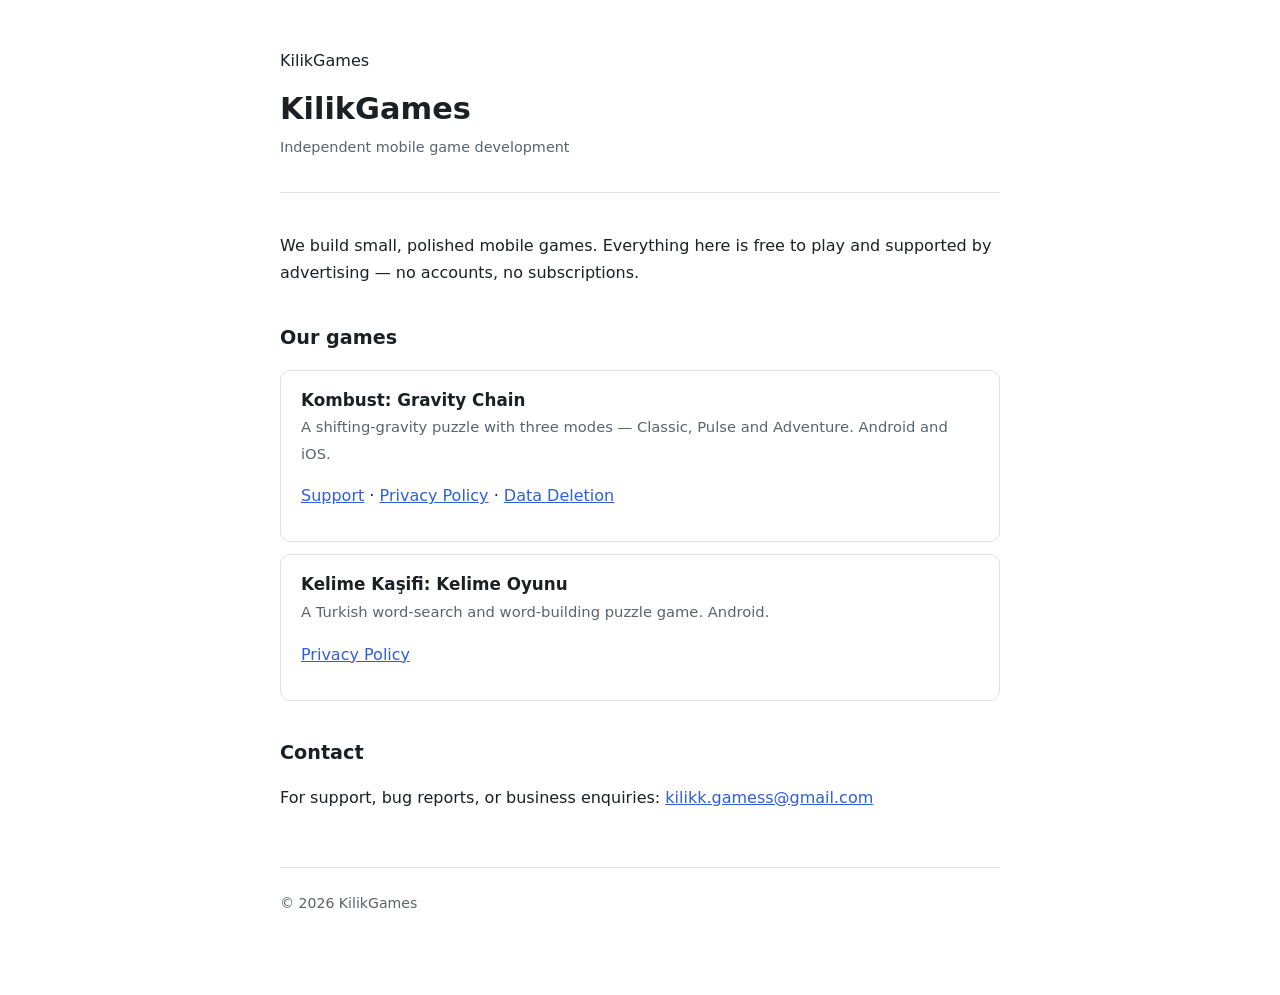
<file: index.html>
<!DOCTYPE html>
<html lang="en">
<head>
<meta charset="UTF-8">
<meta name="viewport" content="width=device-width, initial-scale=1.0">
<title>KilikGames</title>
<link rel="stylesheet" href="style.css">
</head>
<body>
<div class="wrap">

<header>
  <span class="brand">KilikGames</span>
  <h1>KilikGames</h1>
  <p class="updated">Independent mobile game development</p>
</header>

<p>We build small, polished mobile games. Everything here is free to play and
supported by advertising — no accounts, no subscriptions.</p>

<h2>Our games</h2>

<ul class="apps">
  <li>
    <strong>Kombust: Gravity Chain</strong>
    <span>A shifting-gravity puzzle with three modes — Classic, Pulse and Adventure. Android and iOS.</span>
    <p>
      <a href="blocko/support.html">Support</a> ·
      <a href="blocko/privacy.html">Privacy Policy</a> ·
      <a href="blocko/data-deletion.html">Data Deletion</a>
    </p>
  </li>
  <li>
    <strong>Kelime Kaşifi: Kelime Oyunu</strong>
    <span>A Turkish word-search and word-building puzzle game. Android.</span>
    <p>
      <a href="https://sites.google.com/view/kelimekasifi">Privacy Policy</a>
    </p>
  </li>
</ul>

<h2>Contact</h2>

<p>For support, bug reports, or business enquiries:
<a href="mailto:kilikk.gamess@gmail.com">kilikk.gamess@gmail.com</a></p>

<footer>
  &copy; 2026 KilikGames
</footer>

</div>
</body>
</html>
</file>
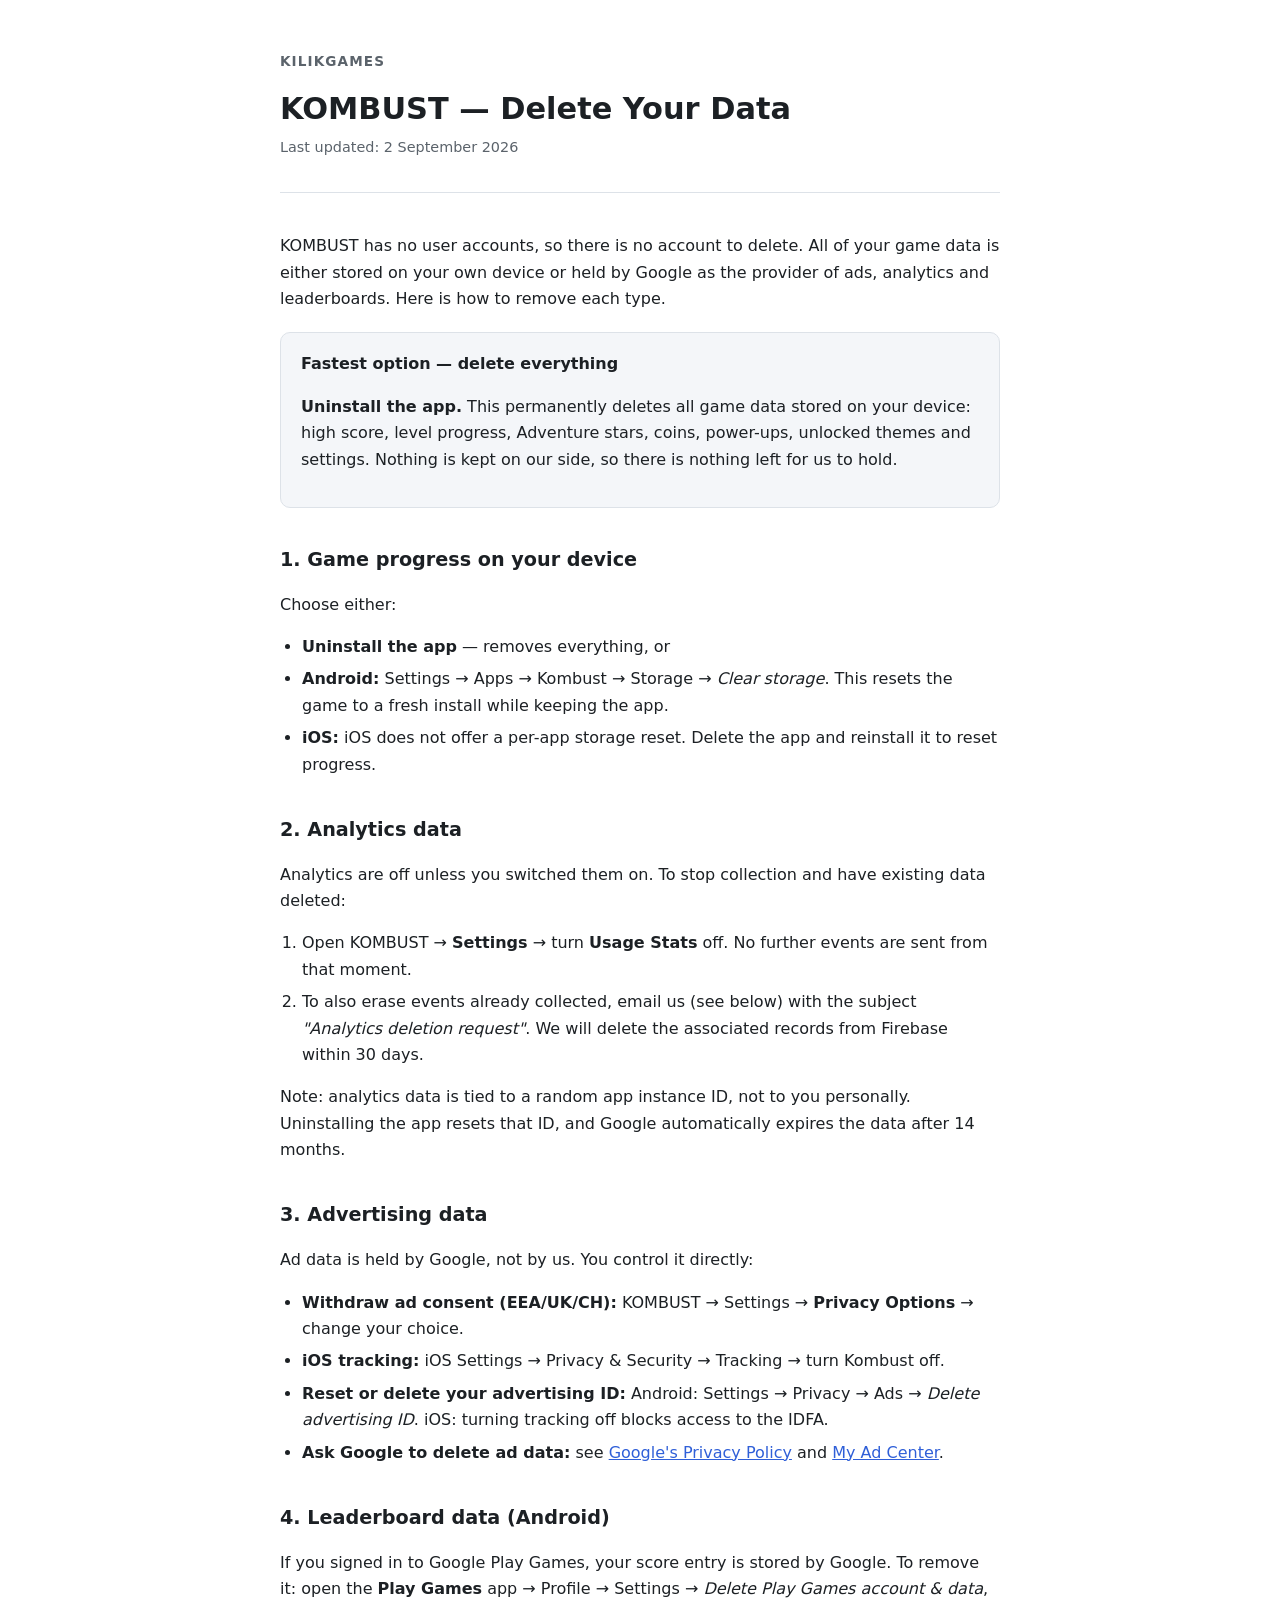
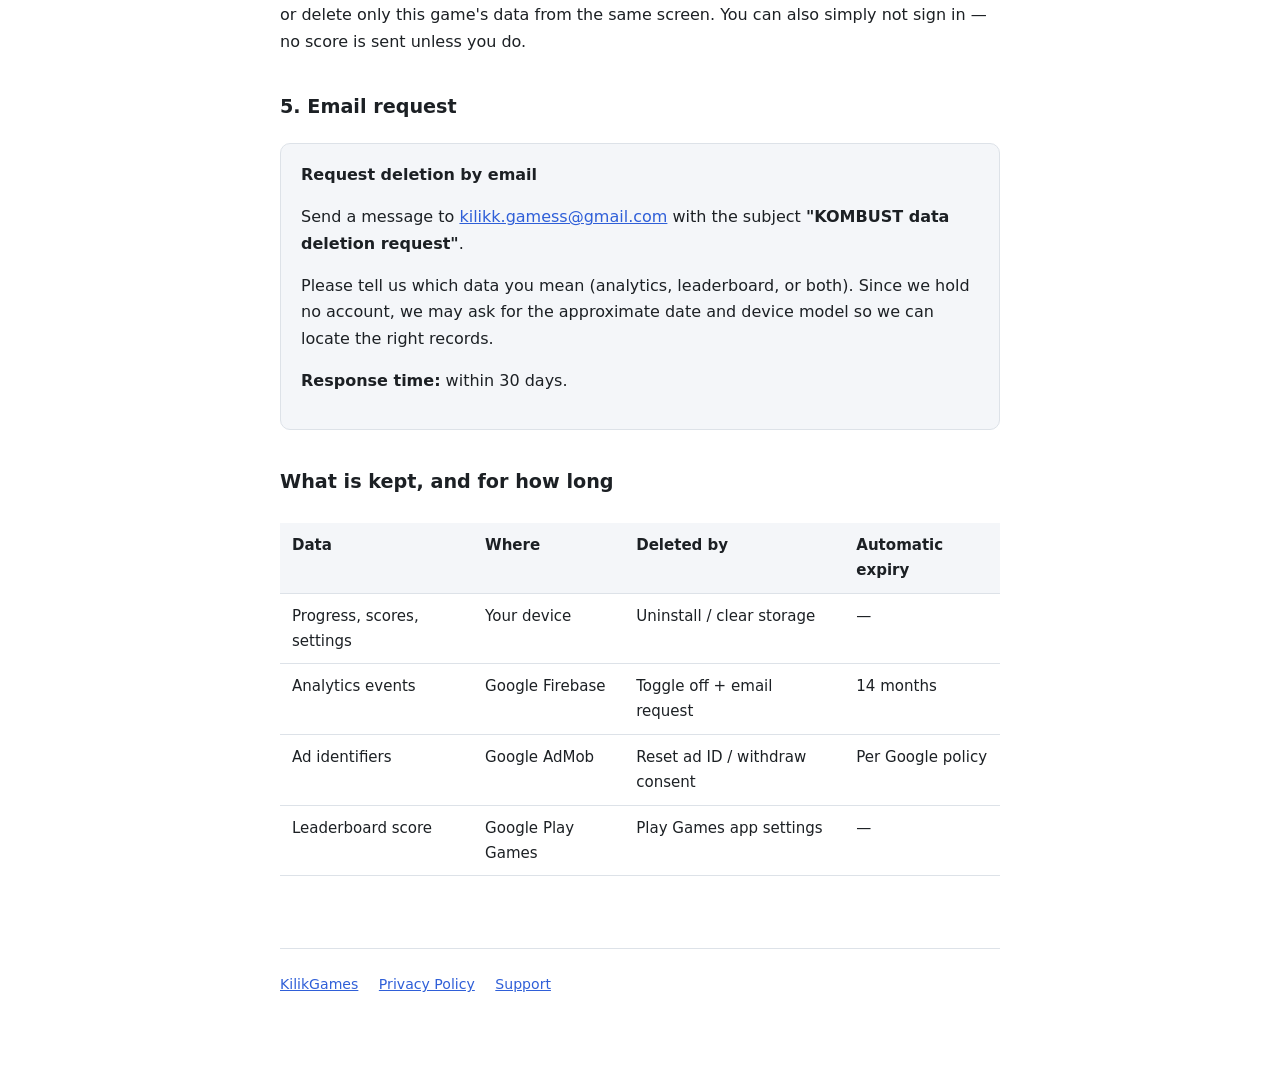
<file: blocko/data-deletion.html>
<!DOCTYPE html>
<html lang="en">
<head>
<meta charset="UTF-8">
<meta name="viewport" content="width=device-width, initial-scale=1.0">
<title>KOMBUST — Data Deletion | KilikGames</title>
<link rel="stylesheet" href="../style.css">
</head>
<body>
<div class="wrap">

<header>
  <a class="brand" href="../index.html">KilikGames</a>
  <h1>KOMBUST — Delete Your Data</h1>
  <p class="updated">Last updated: 2 September 2026</p>
</header>

<p>KOMBUST has no user accounts, so there is no account to delete. All of your
game data is either stored on your own device or held by Google as the provider
of ads, analytics and leaderboards. Here is how to remove each type.</p>

<div class="card">
  <h3>Fastest option — delete everything</h3>
  <p><strong>Uninstall the app.</strong> This permanently deletes all game data
  stored on your device: high score, level progress, Adventure stars, coins,
  power-ups, unlocked themes and settings. Nothing is kept on our side, so there
  is nothing left for us to hold.</p>
</div>

<h2>1. Game progress on your device</h2>
<p>Choose either:</p>
<ul>
  <li><strong>Uninstall the app</strong> — removes everything, or</li>
  <li><strong>Android:</strong> Settings → Apps → Kombust → Storage → <em>Clear storage</em>.
      This resets the game to a fresh install while keeping the app.</li>
  <li><strong>iOS:</strong> iOS does not offer a per-app storage reset. Delete the
      app and reinstall it to reset progress.</li>
</ul>

<h2>2. Analytics data</h2>
<p>Analytics are off unless you switched them on. To stop collection and have
existing data deleted:</p>
<ol>
  <li>Open KOMBUST → <strong>Settings</strong> → turn <strong>Usage Stats</strong> off.
      No further events are sent from that moment.</li>
  <li>To also erase events already collected, email us (see below) with the
      subject <em>"Analytics deletion request"</em>. We will delete the associated
      records from Firebase within 30 days.</li>
</ol>
<p>Note: analytics data is tied to a random app instance ID, not to you personally.
Uninstalling the app resets that ID, and Google automatically expires the data
after 14 months.</p>

<h2>3. Advertising data</h2>
<p>Ad data is held by Google, not by us. You control it directly:</p>
<ul>
  <li><strong>Withdraw ad consent (EEA/UK/CH):</strong> KOMBUST → Settings →
      <strong>Privacy Options</strong> → change your choice.</li>
  <li><strong>iOS tracking:</strong> iOS Settings → Privacy &amp; Security →
      Tracking → turn Kombust off.</li>
  <li><strong>Reset or delete your advertising ID:</strong>
      Android: Settings → Privacy → Ads → <em>Delete advertising ID</em>.
      iOS: turning tracking off blocks access to the IDFA.</li>
  <li><strong>Ask Google to delete ad data:</strong> see
      <a href="https://policies.google.com/privacy">Google's Privacy Policy</a> and
      <a href="https://myadcenter.google.com/">My Ad Center</a>.</li>
</ul>

<h2>4. Leaderboard data (Android)</h2>
<p>If you signed in to Google Play Games, your score entry is stored by Google.
To remove it: open the <strong>Play Games</strong> app → Profile → Settings →
<em>Delete Play Games account &amp; data</em>, or delete only this game's data from
the same screen. You can also simply not sign in — no score is sent unless you do.</p>

<h2>5. Email request</h2>

<div class="card">
  <h3>Request deletion by email</h3>
  <p>Send a message to
  <a href="mailto:kilikk.gamess@gmail.com?subject=KOMBUST%20data%20deletion%20request">kilikk.gamess@gmail.com</a>
  with the subject <strong>"KOMBUST data deletion request"</strong>.</p>
  <p>Please tell us which data you mean (analytics, leaderboard, or both). Since
  we hold no account, we may ask for the approximate date and device model so we
  can locate the right records.</p>
  <p><strong>Response time:</strong> within 30 days.</p>
</div>

<h2>What is kept, and for how long</h2>

<div class="table-scroll">
<table>
  <tr><th>Data</th><th>Where</th><th>Deleted by</th><th>Automatic expiry</th></tr>
  <tr><td>Progress, scores, settings</td><td>Your device</td><td>Uninstall / clear storage</td><td>—</td></tr>
  <tr><td>Analytics events</td><td>Google Firebase</td><td>Toggle off + email request</td><td>14 months</td></tr>
  <tr><td>Ad identifiers</td><td>Google AdMob</td><td>Reset ad ID / withdraw consent</td><td>Per Google policy</td></tr>
  <tr><td>Leaderboard score</td><td>Google Play Games</td><td>Play Games app settings</td><td>—</td></tr>
</table>
</div>

<footer>
  <a href="../index.html">KilikGames</a>
  <a href="privacy.html">Privacy Policy</a>
  <a href="support.html">Support</a>
</footer>

</div>
</body>
</html>
</file>
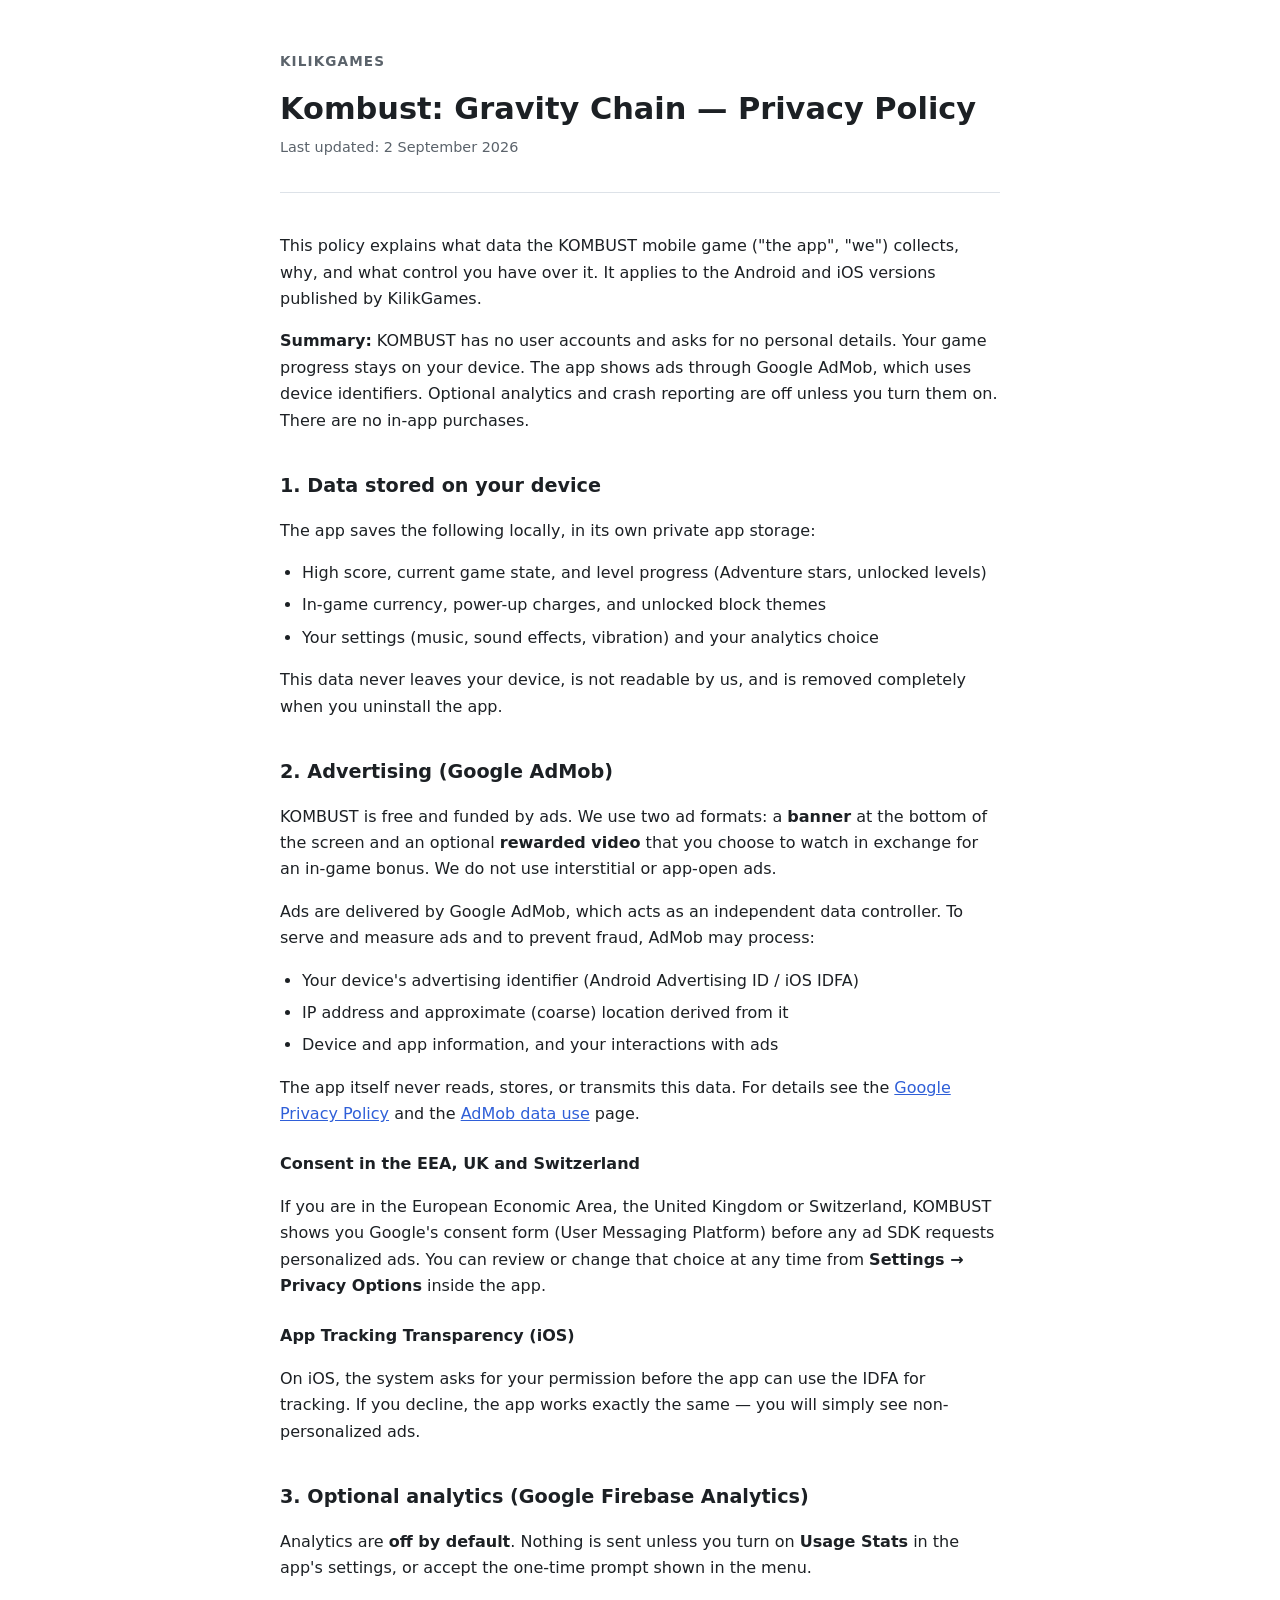
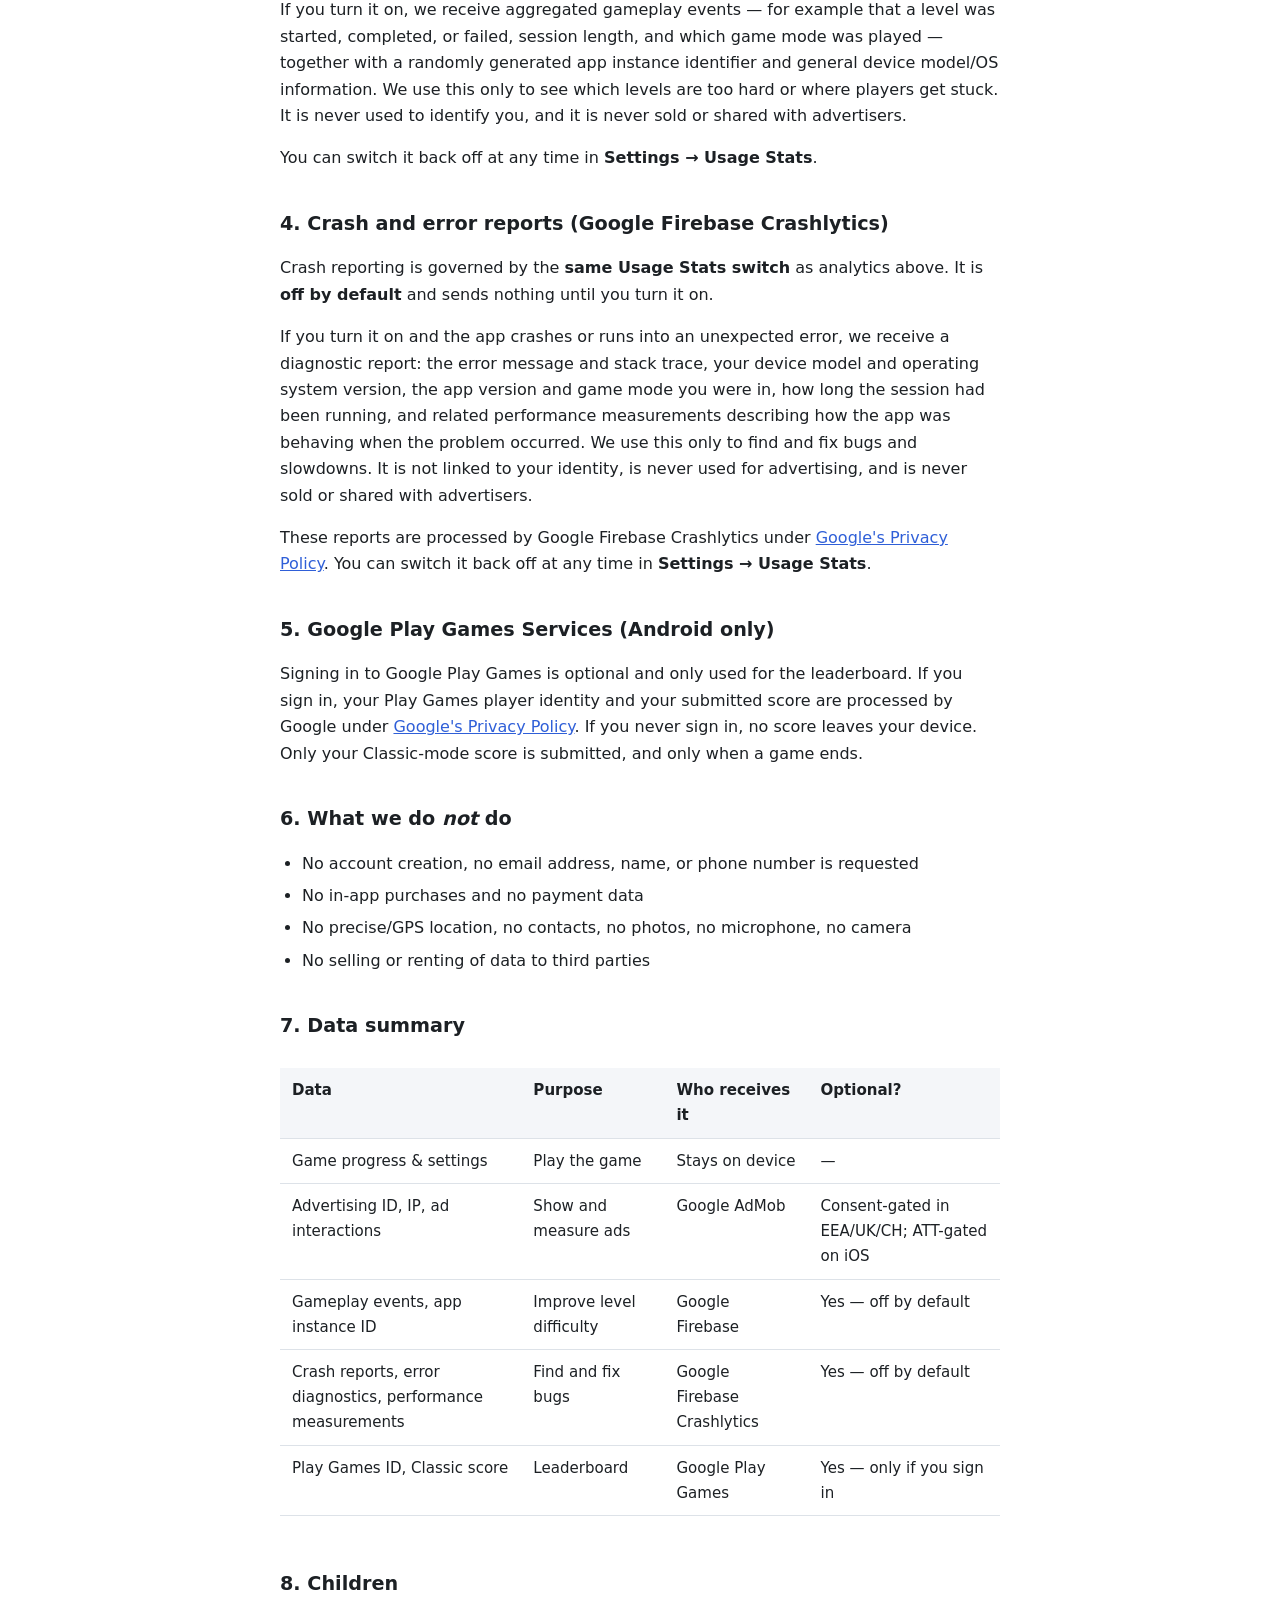
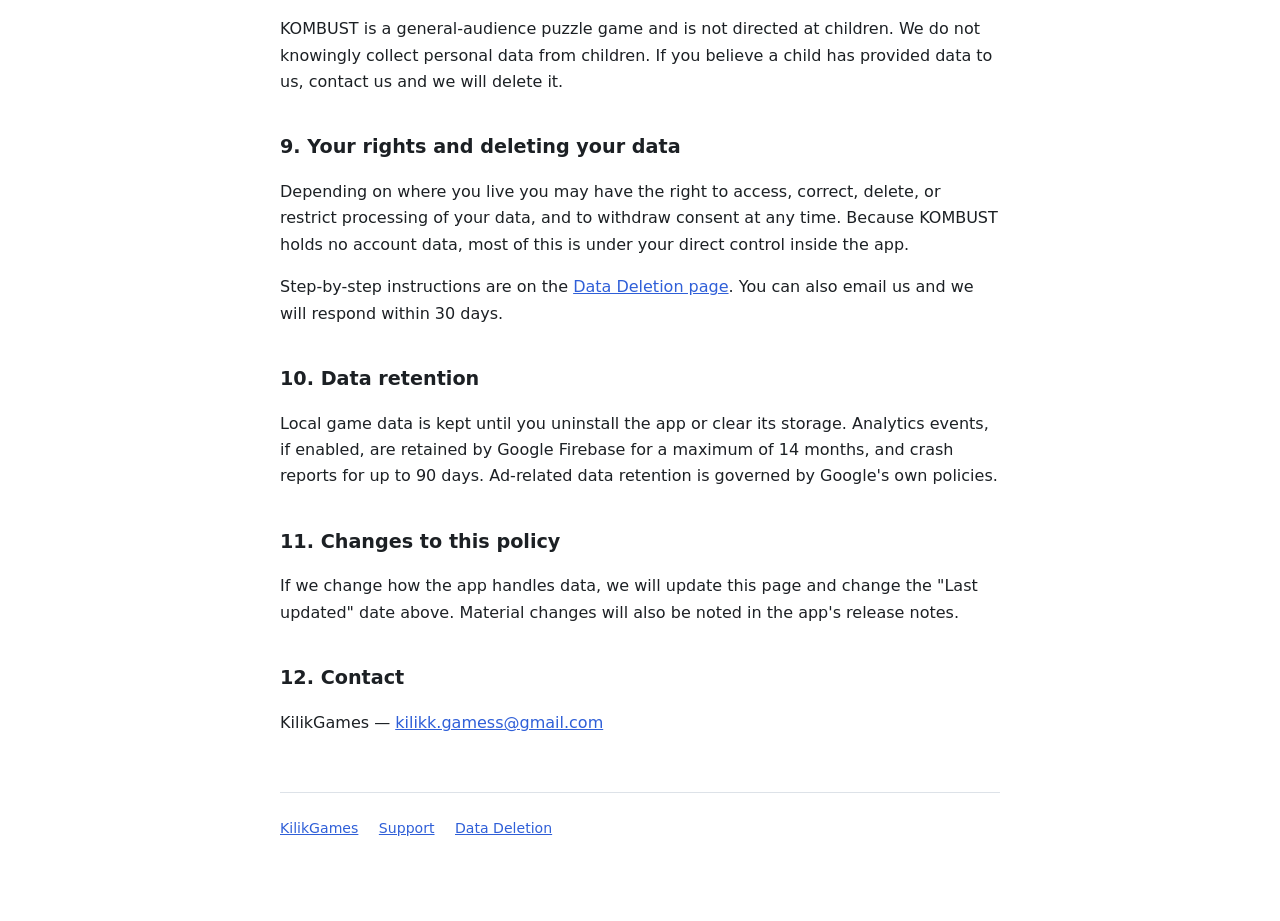
<file: blocko/privacy.html>
<!DOCTYPE html>
<html lang="en">
<head>
<meta charset="UTF-8">
<meta name="viewport" content="width=device-width, initial-scale=1.0">
<title>KOMBUST — Privacy Policy | KilikGames</title>
<link rel="stylesheet" href="../style.css">
</head>
<body>
<div class="wrap">

<header>
  <a class="brand" href="../index.html">KilikGames</a>
  <h1>Kombust: Gravity Chain — Privacy Policy</h1>
  <p class="updated">Last updated: 2 September 2026</p>
</header>

<p>This policy explains what data the KOMBUST mobile game ("the app", "we")
collects, why, and what control you have over it. It applies to the Android
and iOS versions published by KilikGames.</p>

<p><strong>Summary:</strong> KOMBUST has no user accounts and asks for no
personal details. Your game progress stays on your device. The app shows ads
through Google AdMob, which uses device identifiers. Optional analytics and
crash reporting are off unless you turn them on. There are no in-app
purchases.</p>

<h2>1. Data stored on your device</h2>

<p>The app saves the following locally, in its own private app storage:</p>
<ul>
  <li>High score, current game state, and level progress (Adventure stars, unlocked levels)</li>
  <li>In-game currency, power-up charges, and unlocked block themes</li>
  <li>Your settings (music, sound effects, vibration) and your analytics choice</li>
</ul>

<p>This data never leaves your device, is not readable by us, and is removed
completely when you uninstall the app.</p>

<h2>2. Advertising (Google AdMob)</h2>

<p>KOMBUST is free and funded by ads. We use two ad formats: a <strong>banner</strong>
at the bottom of the screen and an optional <strong>rewarded video</strong> that
you choose to watch in exchange for an in-game bonus. We do not use
interstitial or app-open ads.</p>

<p>Ads are delivered by Google AdMob, which acts as an independent data
controller. To serve and measure ads and to prevent fraud, AdMob may process:</p>
<ul>
  <li>Your device's advertising identifier (Android Advertising ID / iOS IDFA)</li>
  <li>IP address and approximate (coarse) location derived from it</li>
  <li>Device and app information, and your interactions with ads</li>
</ul>

<p>The app itself never reads, stores, or transmits this data. For details see the
<a href="https://policies.google.com/privacy">Google Privacy Policy</a> and the
<a href="https://support.google.com/admob/answer/6128543">AdMob data use</a> page.</p>

<h3>Consent in the EEA, UK and Switzerland</h3>
<p>If you are in the European Economic Area, the United Kingdom or Switzerland,
KOMBUST shows you Google's consent form (User Messaging Platform) before any
ad SDK requests personalized ads. You can review or change that choice at any
time from <strong>Settings → Privacy Options</strong> inside the app.</p>

<h3>App Tracking Transparency (iOS)</h3>
<p>On iOS, the system asks for your permission before the app can use the IDFA
for tracking. If you decline, the app works exactly the same — you will simply
see non-personalized ads.</p>

<h2>3. Optional analytics (Google Firebase Analytics)</h2>

<p>Analytics are <strong>off by default</strong>. Nothing is sent unless you turn
on <strong>Usage Stats</strong> in the app's settings, or accept the one-time
prompt shown in the menu.</p>

<p>If you turn it on, we receive aggregated gameplay events — for example that a
level was started, completed, or failed, session length, and which game mode was
played — together with a randomly generated app instance identifier and general
device model/OS information. We use this only to see which levels are too hard
or where players get stuck. It is never used to identify you, and it is never
sold or shared with advertisers.</p>

<p>You can switch it back off at any time in <strong>Settings → Usage Stats</strong>.</p>

<h2>4. Crash and error reports (Google Firebase Crashlytics)</h2>

<p>Crash reporting is governed by the <strong>same Usage Stats switch</strong> as
analytics above. It is <strong>off by default</strong> and sends nothing until
you turn it on.</p>

<p>If you turn it on and the app crashes or runs into an unexpected error, we
receive a diagnostic report: the error message and stack trace, your device model
and operating system version, the app version and game mode you were in, how long
the session had been running, and related performance measurements describing how
the app was behaving when the problem occurred. We use this only to find and fix
bugs and slowdowns. It is not linked to your identity, is never used for
advertising, and is never sold or shared with advertisers.</p>

<p>These reports are processed by Google Firebase Crashlytics under
<a href="https://policies.google.com/privacy">Google's Privacy Policy</a>.
You can switch it back off at any time in <strong>Settings → Usage Stats</strong>.</p>

<h2>5. Google Play Games Services (Android only)</h2>

<p>Signing in to Google Play Games is optional and only used for the leaderboard.
If you sign in, your Play Games player identity and your submitted score are
processed by Google under
<a href="https://policies.google.com/privacy">Google's Privacy Policy</a>.
If you never sign in, no score leaves your device. Only your Classic-mode score
is submitted, and only when a game ends.</p>

<h2>6. What we do <em>not</em> do</h2>
<ul>
  <li>No account creation, no email address, name, or phone number is requested</li>
  <li>No in-app purchases and no payment data</li>
  <li>No precise/GPS location, no contacts, no photos, no microphone, no camera</li>
  <li>No selling or renting of data to third parties</li>
</ul>

<h2>7. Data summary</h2>

<div class="table-scroll">
<table>
  <tr><th>Data</th><th>Purpose</th><th>Who receives it</th><th>Optional?</th></tr>
  <tr><td>Game progress &amp; settings</td><td>Play the game</td><td>Stays on device</td><td>—</td></tr>
  <tr><td>Advertising ID, IP, ad interactions</td><td>Show and measure ads</td><td>Google AdMob</td><td>Consent-gated in EEA/UK/CH; ATT-gated on iOS</td></tr>
  <tr><td>Gameplay events, app instance ID</td><td>Improve level difficulty</td><td>Google Firebase</td><td>Yes — off by default</td></tr>
  <tr><td>Crash reports, error diagnostics, performance measurements</td><td>Find and fix bugs</td><td>Google Firebase Crashlytics</td><td>Yes — off by default</td></tr>
  <tr><td>Play Games ID, Classic score</td><td>Leaderboard</td><td>Google Play Games</td><td>Yes — only if you sign in</td></tr>
</table>
</div>

<h2>8. Children</h2>

<p>KOMBUST is a general-audience puzzle game and is not directed at children.
We do not knowingly collect personal data from children. If you believe a child
has provided data to us, contact us and we will delete it.</p>

<h2>9. Your rights and deleting your data</h2>

<p>Depending on where you live you may have the right to access, correct, delete,
or restrict processing of your data, and to withdraw consent at any time.
Because KOMBUST holds no account data, most of this is under your direct control
inside the app.</p>

<p>Step-by-step instructions are on the
<a href="data-deletion.html">Data Deletion page</a>. You can also email us and we
will respond within 30 days.</p>

<h2>10. Data retention</h2>

<p>Local game data is kept until you uninstall the app or clear its storage.
Analytics events, if enabled, are retained by Google Firebase for a maximum of
14 months, and crash reports for up to 90 days. Ad-related data retention is
governed by Google's own policies.</p>

<h2>11. Changes to this policy</h2>

<p>If we change how the app handles data, we will update this page and change the
"Last updated" date above. Material changes will also be noted in the app's
release notes.</p>

<h2>12. Contact</h2>

<p>KilikGames — <a href="mailto:kilikk.gamess@gmail.com">kilikk.gamess@gmail.com</a></p>

<footer>
  <a href="../index.html">KilikGames</a>
  <a href="support.html">Support</a>
  <a href="data-deletion.html">Data Deletion</a>
</footer>

</div>
</body>
</html>
</file>
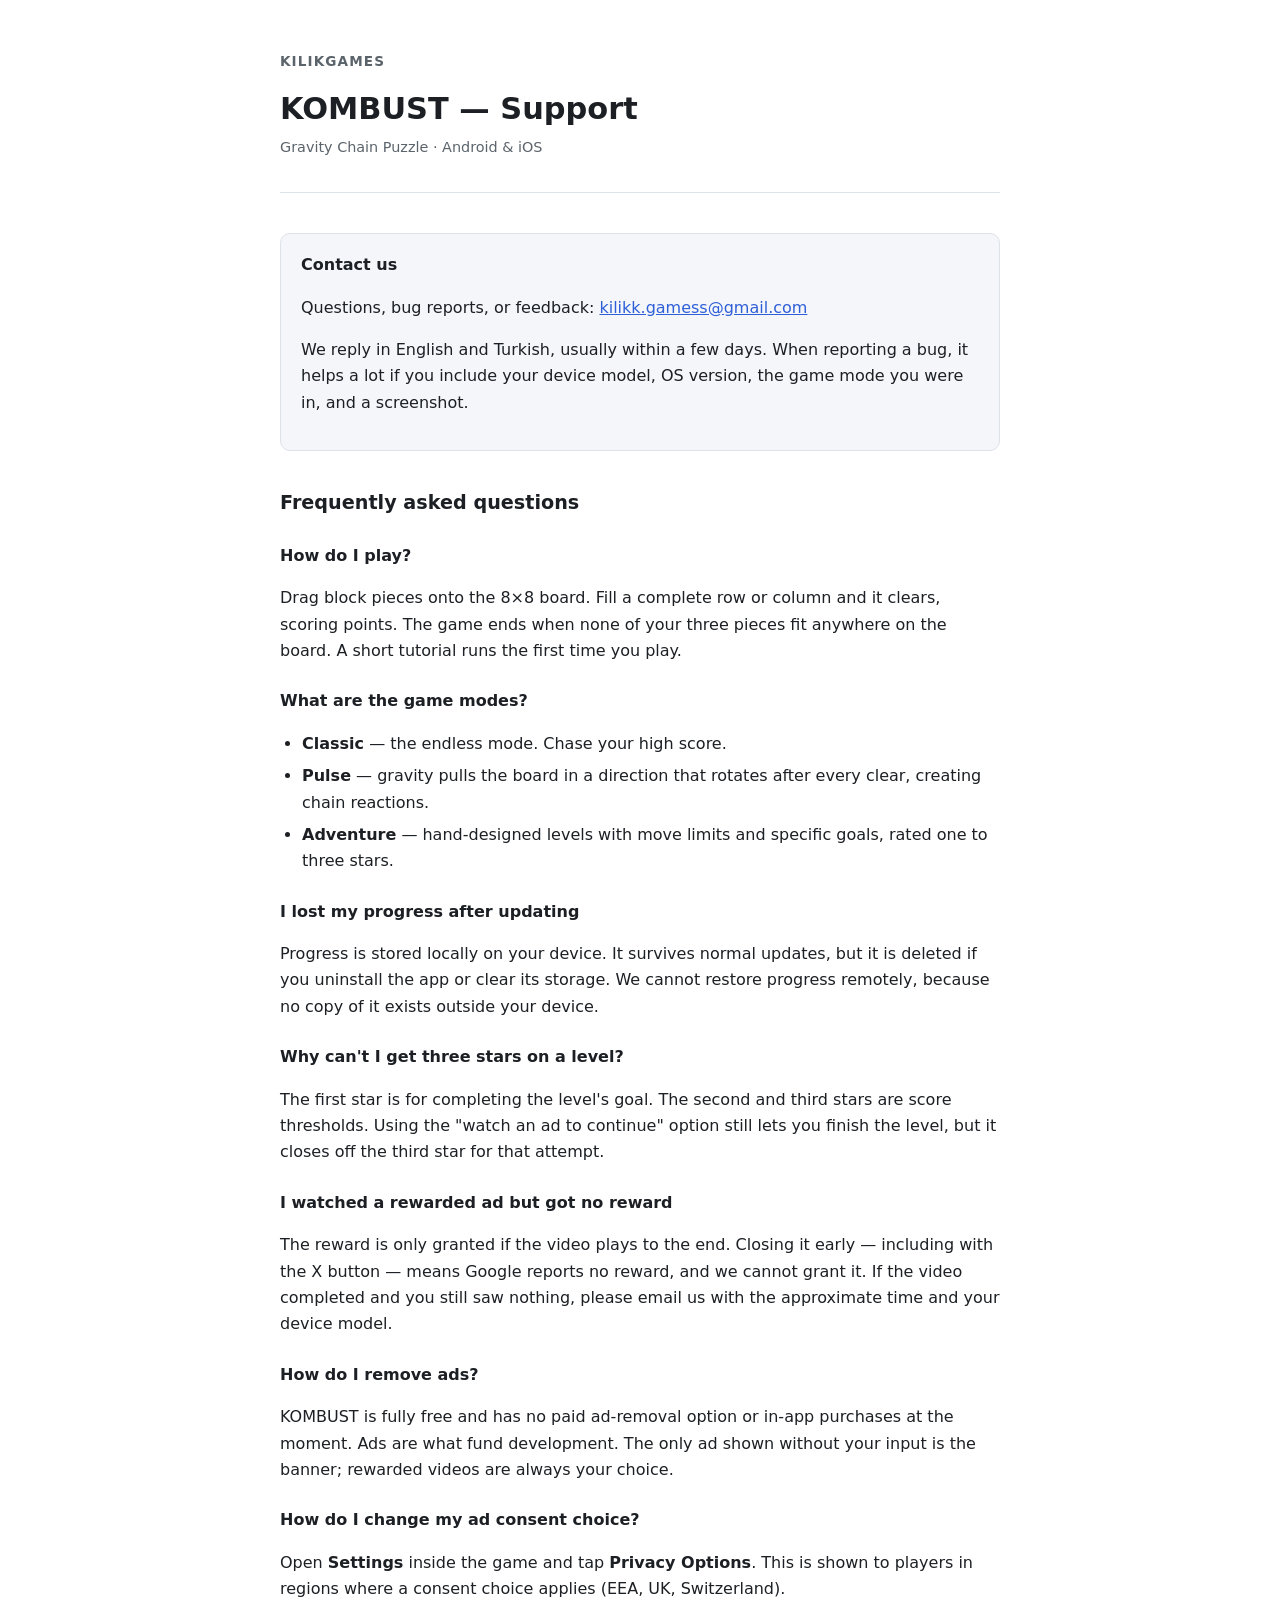
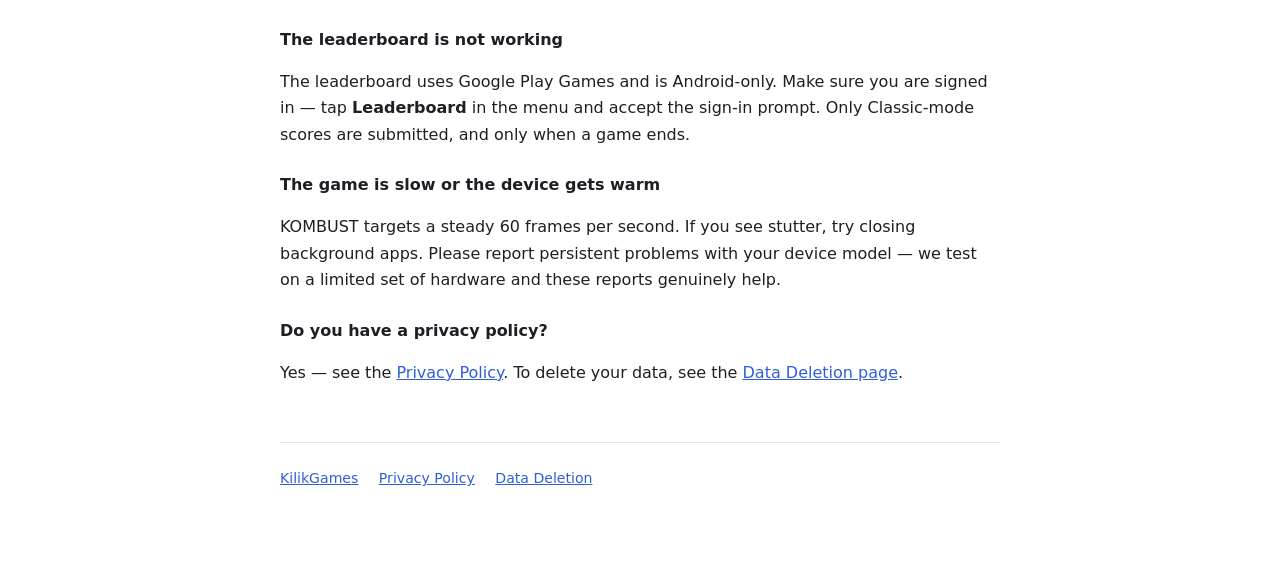
<file: blocko/support.html>
<!DOCTYPE html>
<html lang="en">
<head>
<meta charset="UTF-8">
<meta name="viewport" content="width=device-width, initial-scale=1.0">
<title>KOMBUST — Support | KilikGames</title>
<link rel="stylesheet" href="../style.css">
</head>
<body>
<div class="wrap">

<header>
  <a class="brand" href="../index.html">KilikGames</a>
  <h1>KOMBUST — Support</h1>
  <p class="updated">Gravity Chain Puzzle · Android &amp; iOS</p>
</header>

<div class="card">
  <h3>Contact us</h3>
  <p>Questions, bug reports, or feedback:
  <a href="mailto:kilikk.gamess@gmail.com?subject=KOMBUST%20support">kilikk.gamess@gmail.com</a></p>
  <p>We reply in English and Turkish, usually within a few days. When reporting a
  bug, it helps a lot if you include your device model, OS version, the game mode
  you were in, and a screenshot.</p>
</div>

<h2>Frequently asked questions</h2>

<h3>How do I play?</h3>
<p>Drag block pieces onto the 8×8 board. Fill a complete row or column and it
clears, scoring points. The game ends when none of your three pieces fit anywhere
on the board. A short tutorial runs the first time you play.</p>

<h3>What are the game modes?</h3>
<ul>
  <li><strong>Classic</strong> — the endless mode. Chase your high score.</li>
  <li><strong>Pulse</strong> — gravity pulls the board in a direction that rotates
      after every clear, creating chain reactions.</li>
  <li><strong>Adventure</strong> — hand-designed levels with move limits and
      specific goals, rated one to three stars.</li>
</ul>

<h3>I lost my progress after updating</h3>
<p>Progress is stored locally on your device. It survives normal updates, but it
is deleted if you uninstall the app or clear its storage. We cannot restore
progress remotely, because no copy of it exists outside your device.</p>

<h3>Why can't I get three stars on a level?</h3>
<p>The first star is for completing the level's goal. The second and third stars
are score thresholds. Using the "watch an ad to continue" option still lets you
finish the level, but it closes off the third star for that attempt.</p>

<h3>I watched a rewarded ad but got no reward</h3>
<p>The reward is only granted if the video plays to the end. Closing it early —
including with the X button — means Google reports no reward, and we cannot grant
it. If the video completed and you still saw nothing, please email us with the
approximate time and your device model.</p>

<h3>How do I remove ads?</h3>
<p>KOMBUST is fully free and has no paid ad-removal option or in-app purchases at
the moment. Ads are what fund development. The only ad shown without your input
is the banner; rewarded videos are always your choice.</p>

<h3>How do I change my ad consent choice?</h3>
<p>Open <strong>Settings</strong> inside the game and tap
<strong>Privacy Options</strong>. This is shown to players in regions where a
consent choice applies (EEA, UK, Switzerland).</p>

<h3>The leaderboard is not working</h3>
<p>The leaderboard uses Google Play Games and is Android-only. Make sure you are
signed in — tap <strong>Leaderboard</strong> in the menu and accept the sign-in
prompt. Only Classic-mode scores are submitted, and only when a game ends.</p>

<h3>The game is slow or the device gets warm</h3>
<p>KOMBUST targets a steady 60 frames per second. If you see stutter, try closing
background apps. Please report persistent problems with your device model — we
test on a limited set of hardware and these reports genuinely help.</p>

<h3>Do you have a privacy policy?</h3>
<p>Yes — see the <a href="privacy.html">Privacy Policy</a>. To delete your data,
see the <a href="data-deletion.html">Data Deletion page</a>.</p>

<footer>
  <a href="../index.html">KilikGames</a>
  <a href="privacy.html">Privacy Policy</a>
  <a href="data-deletion.html">Data Deletion</a>
</footer>

</div>
</body>
</html>
</file>
<file: style.css>
:root {
  --bg: #ffffff;
  --fg: #1c2024;
  --muted: #5b636b;
  --accent: #2f5fd8;
  --panel: #f4f6f9;
  --border: #dde2e8;
}

@media (prefers-color-scheme: dark) {
  :root {
    --bg: #14171a;
    --fg: #e8eaed;
    --muted: #9aa3ac;
    --accent: #7aa2f7;
    --panel: #1c2024;
    --border: #2a2f36;
  }
}

* { box-sizing: border-box; }

body {
  font-family: -apple-system, BlinkMacSystemFont, "Segoe UI", system-ui, sans-serif;
  background: var(--bg);
  color: var(--fg);
  line-height: 1.65;
  margin: 0;
  padding: 0 20px 80px;
}

.wrap { max-width: 720px; margin: 0 auto; }

header {
  padding: 48px 0 32px;
  border-bottom: 1px solid var(--border);
  margin-bottom: 40px;
}

header a.brand {
  font-size: 0.85rem;
  letter-spacing: 0.08em;
  text-transform: uppercase;
  color: var(--muted);
  text-decoration: none;
  font-weight: 600;
}

header a.brand:hover { color: var(--accent); }

h1 { font-size: 1.9rem; line-height: 1.25; margin: 16px 0 8px; }
h2 { font-size: 1.2rem; margin: 36px 0 10px; }
h3 { font-size: 1rem; margin: 24px 0 6px; }

.updated { color: var(--muted); font-size: 0.9rem; margin: 0; }

a { color: var(--accent); }

table {
  width: 100%;
  border-collapse: collapse;
  margin: 16px 0;
  font-size: 0.94rem;
}

th, td {
  text-align: left;
  padding: 10px 12px;
  border-bottom: 1px solid var(--border);
  vertical-align: top;
}

th { background: var(--panel); font-weight: 600; }

.table-scroll { overflow-x: auto; }

.card {
  background: var(--panel);
  border: 1px solid var(--border);
  border-radius: 10px;
  padding: 18px 20px;
  margin: 20px 0;
}

.card h3 { margin-top: 0; }

ul, ol { padding-left: 22px; }
li { margin: 6px 0; }

code {
  background: var(--panel);
  border: 1px solid var(--border);
  border-radius: 4px;
  padding: 1px 5px;
  font-size: 0.9em;
}

footer {
  margin-top: 56px;
  padding-top: 24px;
  border-top: 1px solid var(--border);
  color: var(--muted);
  font-size: 0.88rem;
}

footer a { margin-right: 16px; }

.apps { list-style: none; padding: 0; }

.apps li {
  border: 1px solid var(--border);
  border-radius: 10px;
  padding: 16px 20px;
  margin: 12px 0;
}

.apps strong { display: block; font-size: 1.05rem; }
.apps span { color: var(--muted); font-size: 0.92rem; }
</file>
